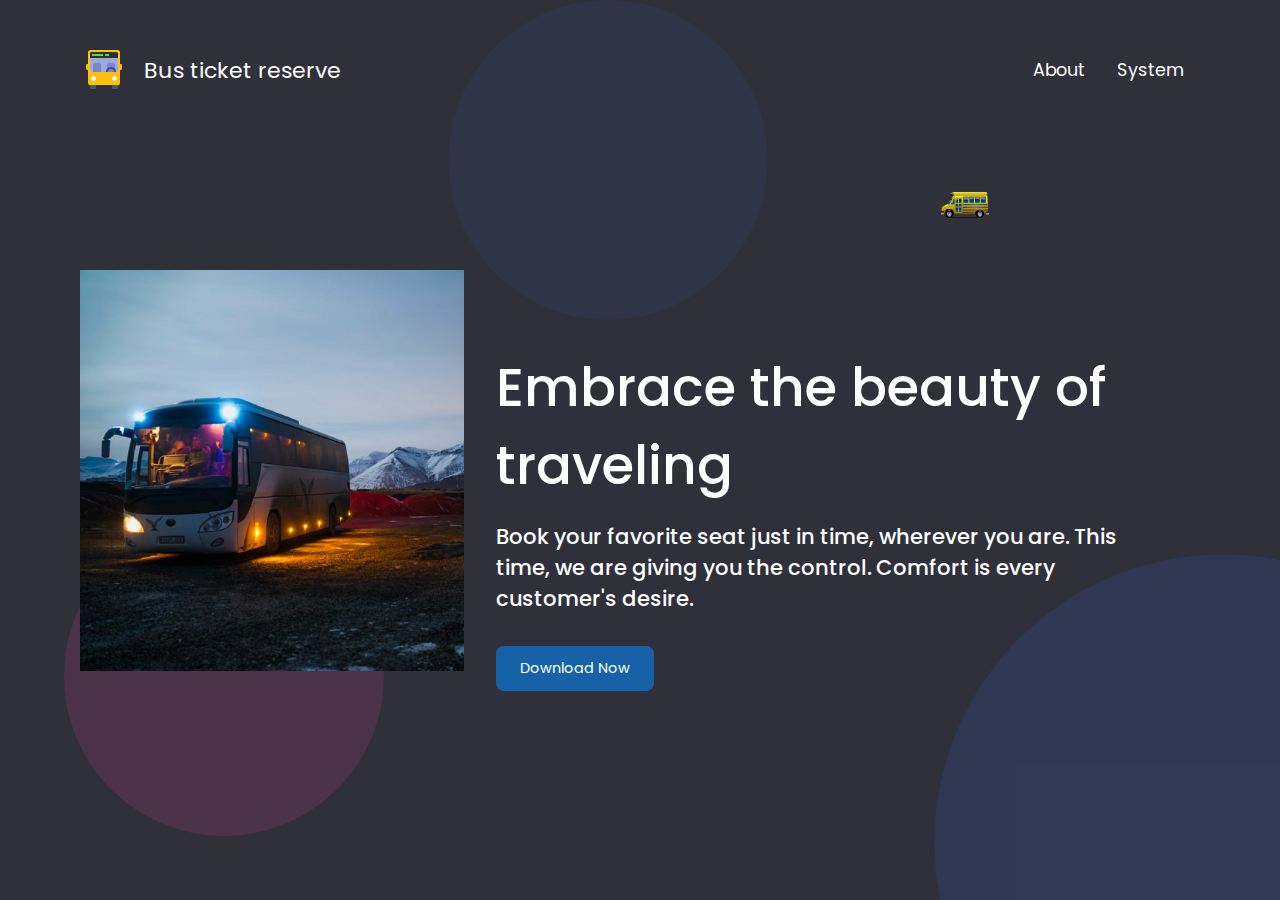
<file: index.html>
<!DOCTYPE html>
<html lang="en">
<head>
    <meta charset="UTF-8">
    <meta http-equiv="X-UA-Compatible" content="IE=edge">
    <meta name="viewport" content="width=device-width, initial-scale=1.0">
    <title>Bus app</title>
    <link href="style.css" rel="stylesheet">
    <link href="index.css" rel="stylesheet">
</head>
<body class="container full-height-grow">
    <header class="main-header">
        <a href="/" class="brand-logo">
            <img src = "icons8-bus-48.png">
            <div class="brand-logo-name">
                Bus ticket reserve

            </div>
        </a>
        <nav class="main-nav">
            <ul>
                <li>
                    <a href="about.html">About</a>
                    
                </li>
                <li><a href="System.html">System</a></li>
            </ul>
        </nav>
    </header>
    <section class="home-main-section">
        <div class="img-wrapper">
            <div class="bus-image"></div>
        </div>
        <div class="call-to-action">
            <h1 class="title" >Embrace the beauty of traveling</h1>
            <span class="subtitle">Book your favorite seat just in time, wherever you are.
                 This time, we are giving you the control. Comfort is every customer's desire.</span>
                 <a href="https://apps.microsoft.com/store/apps" class="btn">Download Now</a>
        </div>
    </section>
    <div class="home-page-circle-1"></div>
    <div class="home-page-circle-2"></div>
    <div class="home-page-circle-3"></div>
    <div class="buses">
        <img src="bus-icon-12981.png"> 
    </div>
    
</body>
</html>
</file>
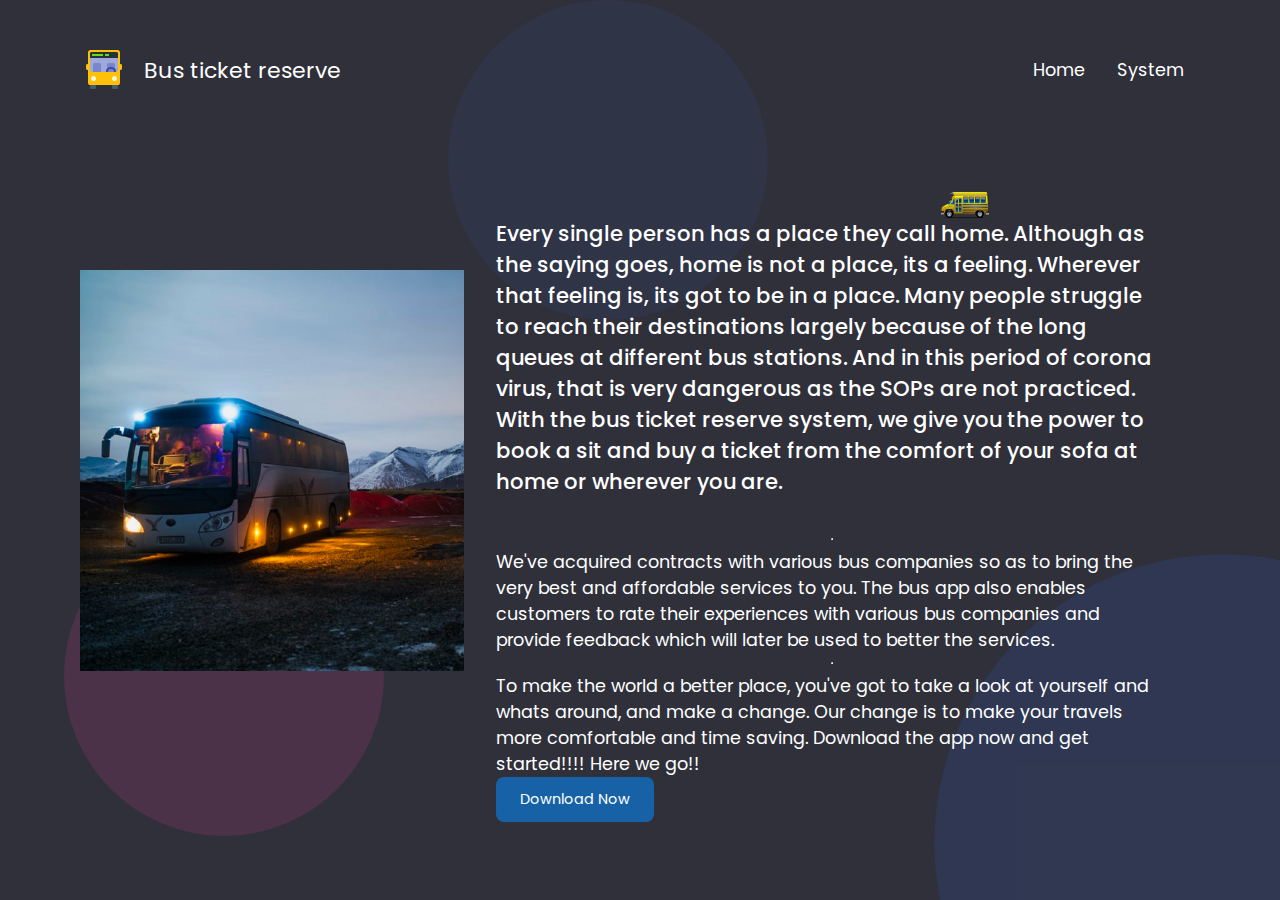
<file: about.html>
<!DOCTYPE html>
<html lang="en">
<head>
    <meta charset="UTF-8">
    <meta http-equiv="X-UA-Compatible" content="IE=edge">
    <meta name="viewport" content="width=device-width, initial-scale=1.0">
    <title>About</title>
    <link href="style.css" rel="stylesheet">
    <link href="index.css" rel="stylesheet">
    
   
</head>
<body class="container full-height-grow">
    <header class="main-header">
        <a href="/" class="brand-logo">
            <img src = "icons8-bus-48.png">
            <div class="brand-logo-name">
                Bus ticket reserve

            </div>
        </a>
        <nav class="main-nav">
            <ul>
                <li>
                    <a href="index.html">Home</a>
                    
                </li>
                <li><a href="System.html">System</a></li>
            </ul>
        </nav>
    </header>
    <section class="home-main-section">
        <div class="img-wrapper">
            <div class="bus-image"></div>
        </div>
        <div class="call-to-action">
            
            <span class="subtitle">Every single person has a place they call home.
                 Although as the saying goes, home is not a place, its a feeling.
                  Wherever that feeling is, its got to be in a place. Many people 
                  struggle to reach their destinations largely because of the long
                   queues at different bus stations. And in this period of corona virus,
                    that is very dangerous as the SOPs are not practiced. With the bus ticket 
                    reserve system, we give you the power to book a sit and buy a ticket from
                     the comfort of your sofa at home or wherever you are. </span>
                     <hr>
                     <span>We've acquired contracts with various bus companies so as to bring the
                          very best and affordable services to you. The bus app also enables customers to rate their
                        experiences with various bus companies and provide feedback which will later be
                    used to better the services.</span>
                    <hr>
                    <span>To make the world a better place, you've got to take a look
                        at yourself and whats around, and make a change. Our change is to make your travels 
                        more comfortable and time saving. Download the app now and get started!!!!
                        Here we go!!
                    </span>
                 <a href="https://apps.microsoft.com/store/apps" class="btn">Download Now</a>
        </div>
    </section>
    <div class="home-page-circle-1"></div>
    <div class="home-page-circle-2"></div>
    <div class="home-page-circle-3"></div>
    <div class="buses">
        <img src="bus-icon-12981.png"> 
    </div>
    
</html>
</file>
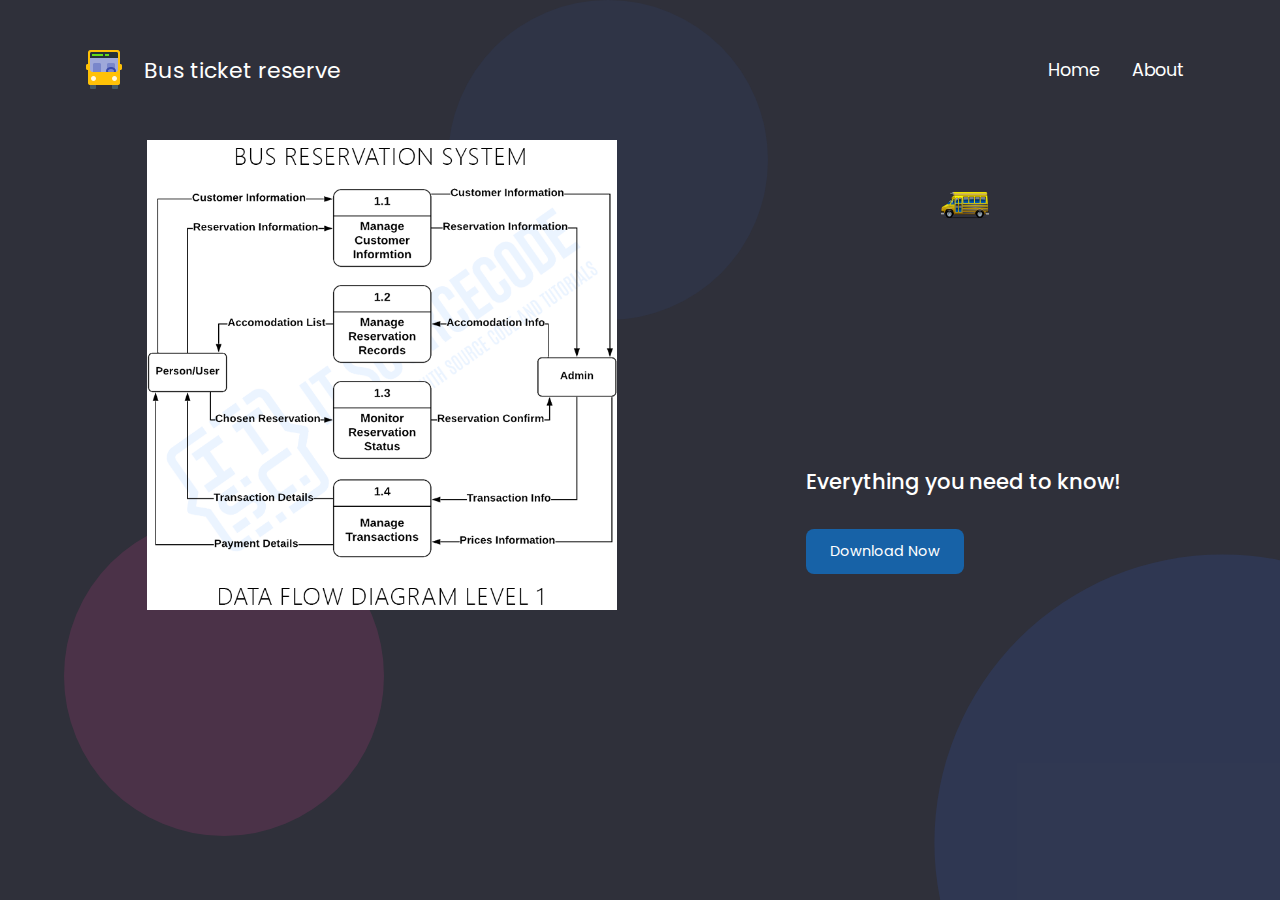
<file: System.html>
<!DOCTYPE html>
<html lang="en">
<head>
    <meta charset="UTF-8">
    <meta http-equiv="X-UA-Compatible" content="IE=edge">
    <meta name="viewport" content="width=device-width, initial-scale=1.0">
    <title>About</title>
    <link href="sys.css" rel="stylesheet">
    <link href="system.css" rel="stylesheet">
    
   
</head>
<body class="container full-height-grow">
    <header class="main-header">
        <a href="/" class="brand-logo">
            <img src = "icons8-bus-48.png">
            <div class="brand-logo-name">
                Bus ticket reserve

            </div>
        </a>
        <nav class="main-nav">
            <ul>
                <li>
                    <a href="index.html">Home</a>
                    
                </li>
                <li><a href="about.html">About</a></li>
            </ul>
        </nav>
    </header>
    <section class="home-main-section">
        <div class="img-wrapper">
            <div class="bus-image"></div>
        </div>
        <div class="call-to-action">
            
            <span class="subtitle">Everything you need to know!
                    </span>
                 <a href="https://apps.microsoft.com/store/apps" class="btn">Download Now</a>
        </div>
    </section>
    <div class="home-page-circle-1"></div>
    <div class="home-page-circle-2"></div>
    <div class="home-page-circle-3"></div>
    <div class="buses">
        <img src="bus-icon-12981.png"> 
    </div>
    
</html>
</file>
<file: style.css>
@import url('https://fonts.googleapis.com/css2?family=Poppins:wght@400&display=swap');

*, *::before, *::after{
    box-sizing: border-box;
}

body {
    padding: 0;
    margin: 0;
    background-color: #2F303A;
    font-family: Poppins, sans-serif;
    font-size: 1.1rem;
    color: white;
    min-height: 100vh;
}

.full-height-grow{
    display: flex;
    flex-direction: column;
}

.brand-logo{
    display: flex;
    align-items:center;
    font-size: 1.25em;
    color:inherit;
    text-decoration: none;

}
 .main-header{
     display: flex;
     justify-content: space-between;
     align-items: center;
     height: 140px;
 }

.brand-logo-name{
    margin-left: 1rem;
}

.main-nav ul{
    display: flex;
    margin: 0;
    padding: 0;
    list-style: none;
}

.main-nav a{
    color:inherit;
    text-decoration: none;
    padding:1rem;
}

.main-nav a:hover{
    color: #adadad;

}

.container{
    max-width: 1200px;
    margin: 0 auto;
    padding: 0 40px;
}

.title {
    font-weight: 500;
    font-size: 3em;
    margin-bottom: 1rem;
    margin-top: 0;
}


.subtitle {
    font-weight: 500;
    font-size: 1.2em;
    margin-bottom: 2rem;
}

.btn {
    color: white;
    background-color: #1762A7;
    padding: .75rem 1.5rem;
    border-radius: .5rem;
    text-decoration: none;
    font-size: .9rem;
}

.btn:hover{
    background-color: #3c91e0;
    
}

.buses img{
    width: 50px;
    animation: buses 7s ease-in-out infinite;
}


.buses {
    width: 70vh;
    display: flex;
    align-items: center;
    justify-content: space-around;
    position: absolute;
    top: 20vh;
    right: 0;
}

@keyframes buses {
    0%{
        transform: translateX(0);
        opacity: 0;
    }

    50%{
        
        opacity: 1;
    }

    70%{
        
        opacity: 1;
    }

    100%{
        transform: translateX(-80vw);
        opacity: 0;
    }
    
}


.buses img:nth-child(1){
    animation-delay: 2s;
}
</file>
<file: index.css>
.home-main-section{
    display: flex;
    align-items: stretch;
    justify-content: space-between;
    flex-grow: 1;
}

.home-main-section .img-wrapper {
    flex-grow: 1;
    flex-direction: column;
    display: flex;
    align-items: stretch;
    justify-content: flex-end;
}

.home-main-section .bus-image{
    background-image: url(bus\ image.jfif);
    flex-grow: 1;
    max-height: 70vh;
    min-width: 30vw;
    background-size: 600px;
    background-position: top left;
    background-repeat: no-repeat;
}

.home-main-section .call-to-action{
    display: flex;
    flex-direction: column;
    align-items: flex-start;
    margin: 2rem;
    align-self: center;
}

.home-page-circle-1{
    position: absolute;
    width: 25vw;
    height: 25vw;
    border-radius: 50%;
    background-color: rgb(188, 58, 128, .2);
    bottom: 5vw;
    left: 5vw;
    z-index: -1;
}

.home-page-circle-2{
    position: absolute;
    overflow: hidden;
    width: 25vw;
    height: 25vw;
    border-radius: 50%;
    background-color: rgb(52, 87, 178, .1);
    top: 0;
    left: 35vw;
    z-index: -1;
}

.home-page-circle-3{
    position: absolute;
    overflow: hidden;
    width: 45vw;
    height: 45vw;
    bottom: 0;
    right: 0;
    z-index: -1;
}

.home-page-circle-3::before{
    content: '';
    transform: translate(40%, 40%);
    position: absolute;
    height: 100%;
    width: 100%;
    border-radius: 50%;
    background-color: rgb(52, 87, 178, .2);

}
</file>
<file: sys.css>
@import url('https://fonts.googleapis.com/css2?family=Poppins:wght@400&display=swap');

*, *::before, *::after{
    box-sizing: border-box;
}

body {
    padding: 0;
    margin: 0;
    background-color: #2F303A;
    font-family: Poppins, sans-serif;
    font-size: 1.1rem;
    color: white;
    min-height: 100vh;
}

.full-height-grow{
    display: flex;
    flex-direction: column;
}

.brand-logo{
    display: flex;
    align-items:center;
    font-size: 1.25em;
    color:inherit;
    text-decoration: none;

}
 .main-header{
     display: flex;
     justify-content: space-between;
     align-items: center;
     height: 140px;
 }

.brand-logo-name{
    margin-left: 1rem;
}

.main-nav ul{
    display: flex;
    margin: 0;
    padding: 0;
    list-style: none;
}

.main-nav a{
    color:inherit;
    text-decoration: none;
    padding:1rem;
}

.main-nav a:hover{
    color: #adadad;

}

.container{
    max-width: 1200px;
    margin: 0 auto;
    padding: 0 40px;
}

.title {
    font-weight: 500;
    font-size: 3em;
    margin-bottom: 1rem;
    margin-top: 0;
}


.subtitle {
    font-weight: 500;
    font-size: 1.2em;
    margin-bottom: 2rem;
}

.btn {
    color: white;
    background-color: #1762A7;
    padding: .75rem 1.5rem;
    border-radius: .5rem;
    text-decoration: none;
    font-size: .9rem;
}

.btn:hover{
    background-color: #3c91e0;
    
}

.buses img{
    width: 50px;
    animation: buses 7s ease-in-out infinite;
}


.buses {
    width: 70vh;
    display: flex;
    align-items: center;
    justify-content: space-around;
    position: absolute;
    top: 20vh;
    right: 0;
}

@keyframes buses {
    0%{
        transform: translateX(0);
        opacity: 0;
    }

    50%{
        
        opacity: 1;
    }

    70%{
        
        opacity: 1;
    }

    100%{
        transform: translateX(-80vw);
        opacity: 0;
    }
    
}


.buses img:nth-child(1){
    animation-delay: 2s;
}
</file>
<file: system.css>
.home-main-section{
    display: flex;
    align-items: stretch;
    justify-content: space-between;
    flex-grow: 1;
}

.home-main-section .img-wrapper {
    flex-grow: 1;
    flex-direction: column;
    display: flex;
    align-items: center;
    justify-content: flex-end;
}

.home-main-section .bus-image{
    background-image: url(dataflow.png);
    flex-grow: 1;
    max-height: 90vh;
    min-width: 40vw;
    background-size: 470px;
    background-position: top left;
    background-repeat: no-repeat;
}

.home-main-section .call-to-action{
    display: flex;
    flex-direction: column;
    margin: 5rem;
    align-self: center;
    align-items: flex-start;
}

.home-page-circle-1{
    position: absolute;
    width: 25vw;
    height: 25vw;
    border-radius: 50%;
    background-color: rgb(188, 58, 128, .2);
    bottom: 5vw;
    left: 5vw;
    z-index: -1;
}

.home-page-circle-2{
    position: absolute;
    overflow: hidden;
    width: 25vw;
    height: 25vw;
    border-radius: 50%;
    background-color: rgb(52, 87, 178, .1);
    top: 0;
    left: 35vw;
    z-index: -1;
}

.home-page-circle-3{
    position: absolute;
    overflow: hidden;
    width: 45vw;
    height: 45vw;
    bottom: 0;
    right: 0;
    z-index: -1;
}

.home-page-circle-3::before{
    content: '';
    transform: translate(40%, 40%);
    position: absolute;
    height: 100%;
    width: 100%;
    border-radius: 50%;
    background-color: rgb(52, 87, 178, .2);

}
</file>
